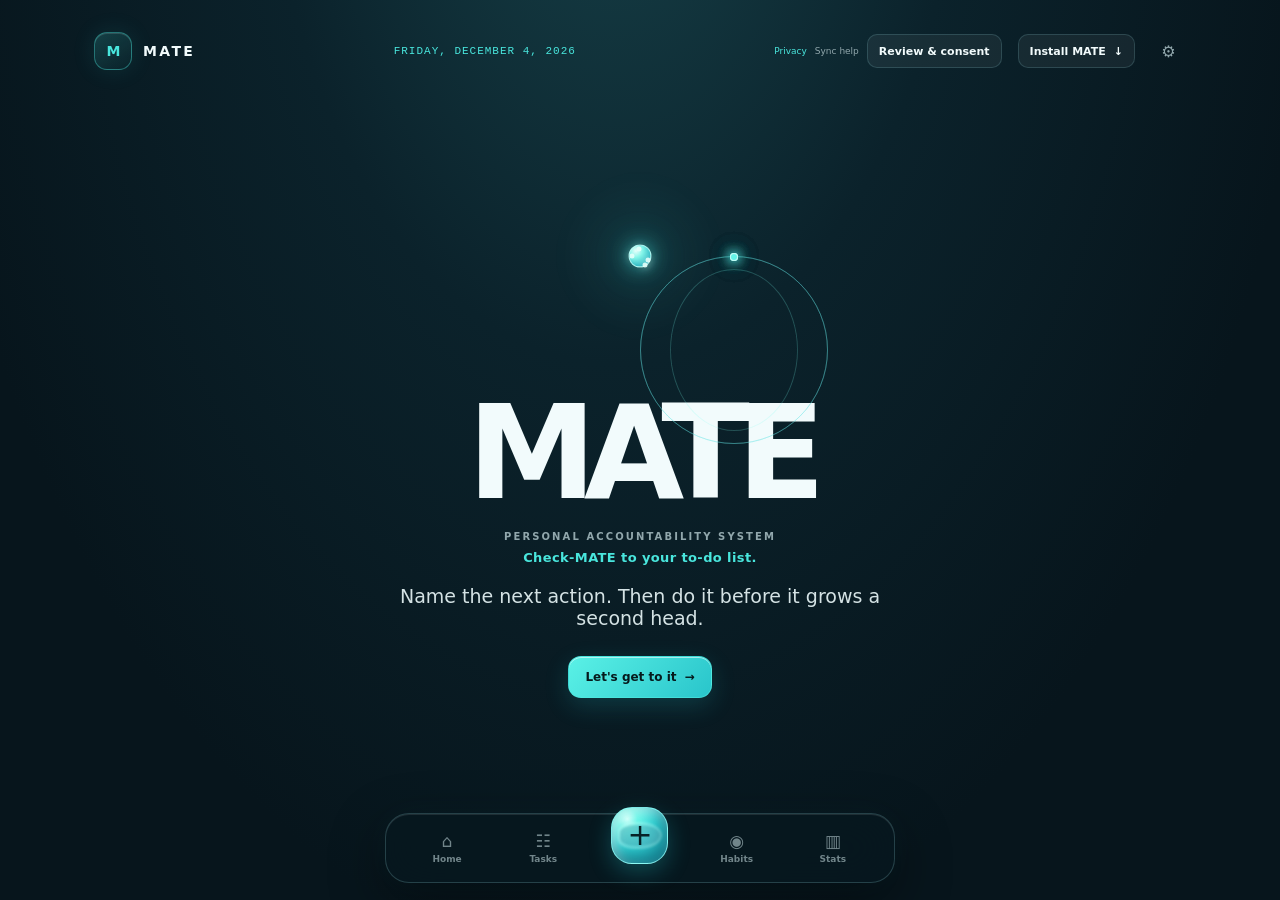
<file: index.html>
<!doctype html>
<html lang="en">
  <head>
    <meta charset="utf-8" />
    <meta name="viewport" content="width=device-width, initial-scale=1, viewport-fit=cover" />
    <meta name="theme-color" content="#07151c" />
    <meta name="description" content="MATE — Personal Accountability System. Check-MATE to your to-do list." />
    <meta name="mobile-web-app-capable" content="yes" />
    <title>Personal Accountability System</title>
    <link rel="manifest" href="./manifest.webmanifest" />
    <link rel="icon" href="./icons/mate-192.svg" type="image/svg+xml" />
    <link rel="stylesheet" href="./styles.css" />
    <script defer src="src/firebase-config.js"></script>
    <script defer src="src/privacy-config.js"></script>
    <script defer src="src/data.js"></script>
    <script defer src="src/i18n.js"></script>
    <script defer src="src/matt.js"></script>
    <script defer src="src/analytics.js"></script>
    <script defer src="src/cloud-sync.js"></script>
    <script defer src="src/screens.js"></script>
    <script defer src="src/app.js"></script>
  </head>
  <body>
    <div class="ambient ambient-one" aria-hidden="true"></div>
    <div class="ambient ambient-two" aria-hidden="true"></div>
    <div class="grain" aria-hidden="true"></div>
    <div id="app" class="app-shell"></div>
    <nav id="bottom-nav" class="bottom-nav" aria-label="Main navigation"></nav>
    <div id="modal-root"></div>
    <div id="toast-region" class="toast-region" aria-live="polite" aria-atomic="true"></div>
  </body>
</html>
</file>
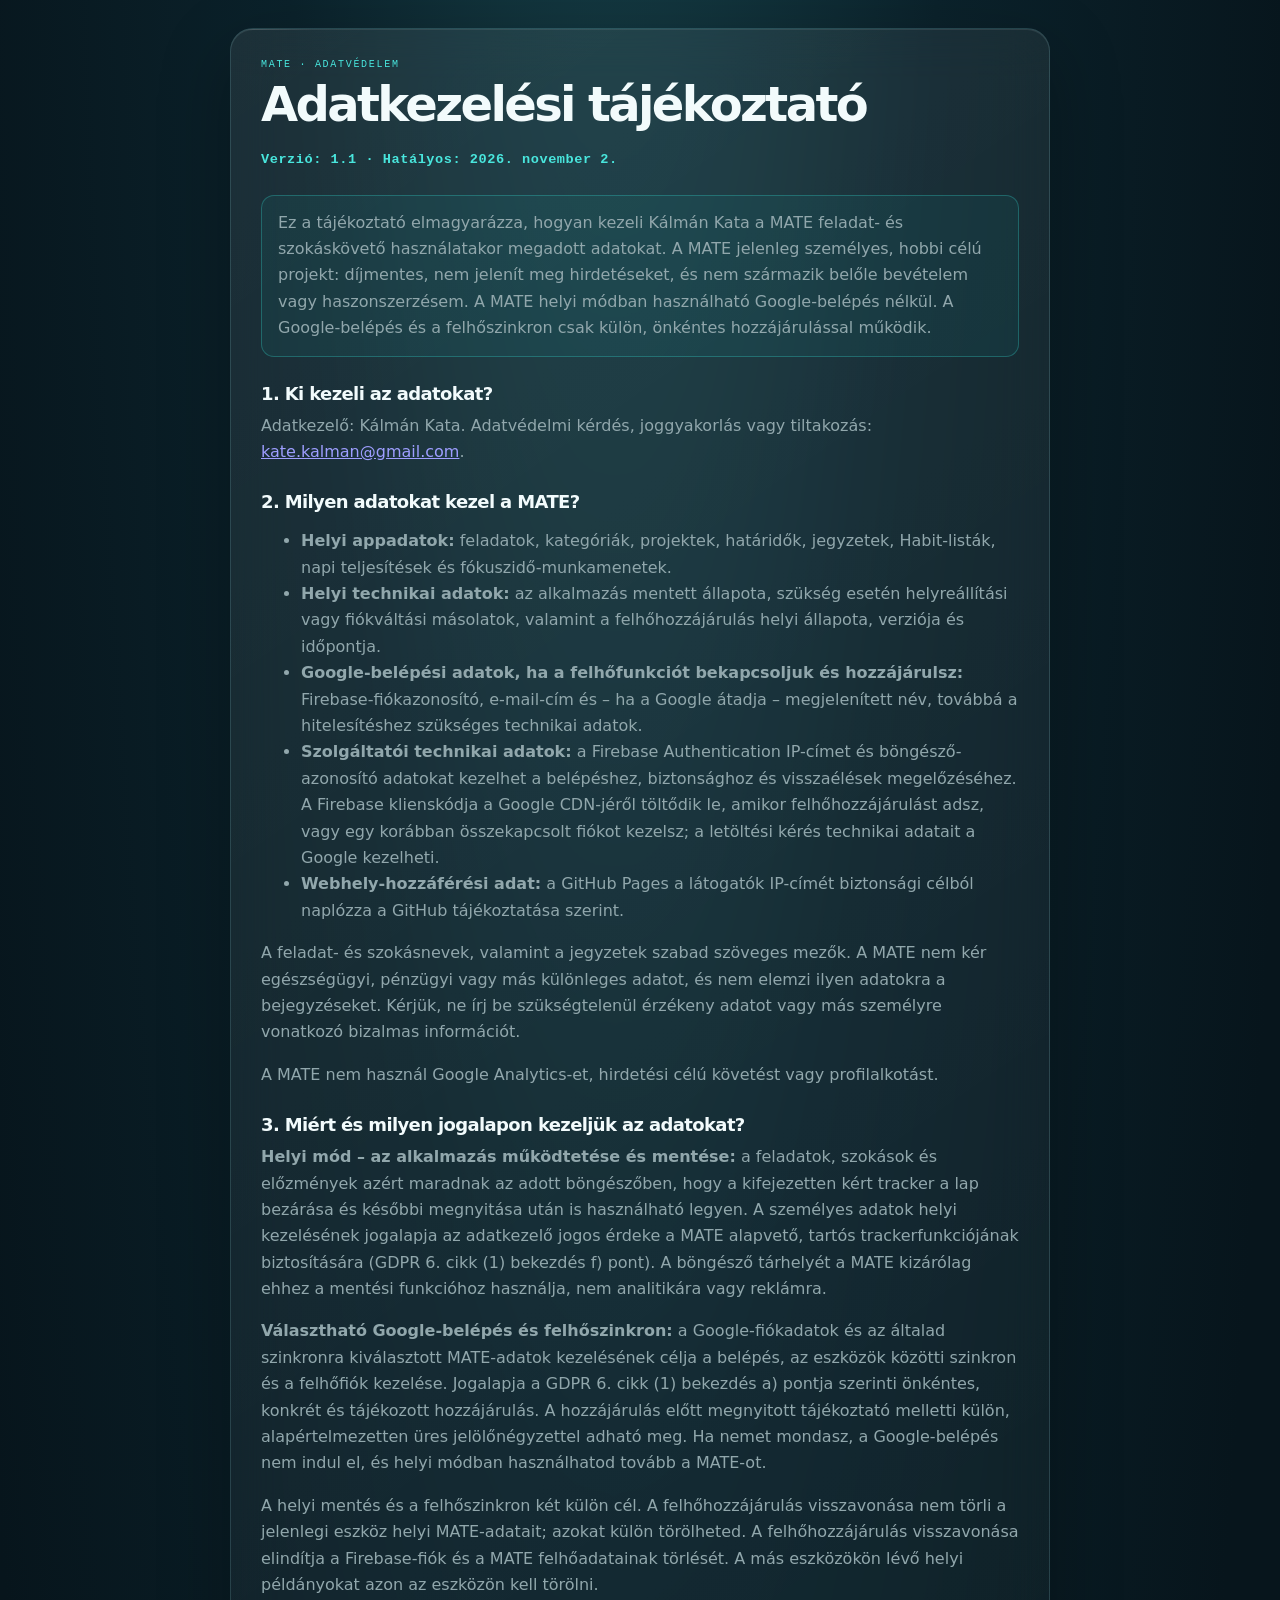
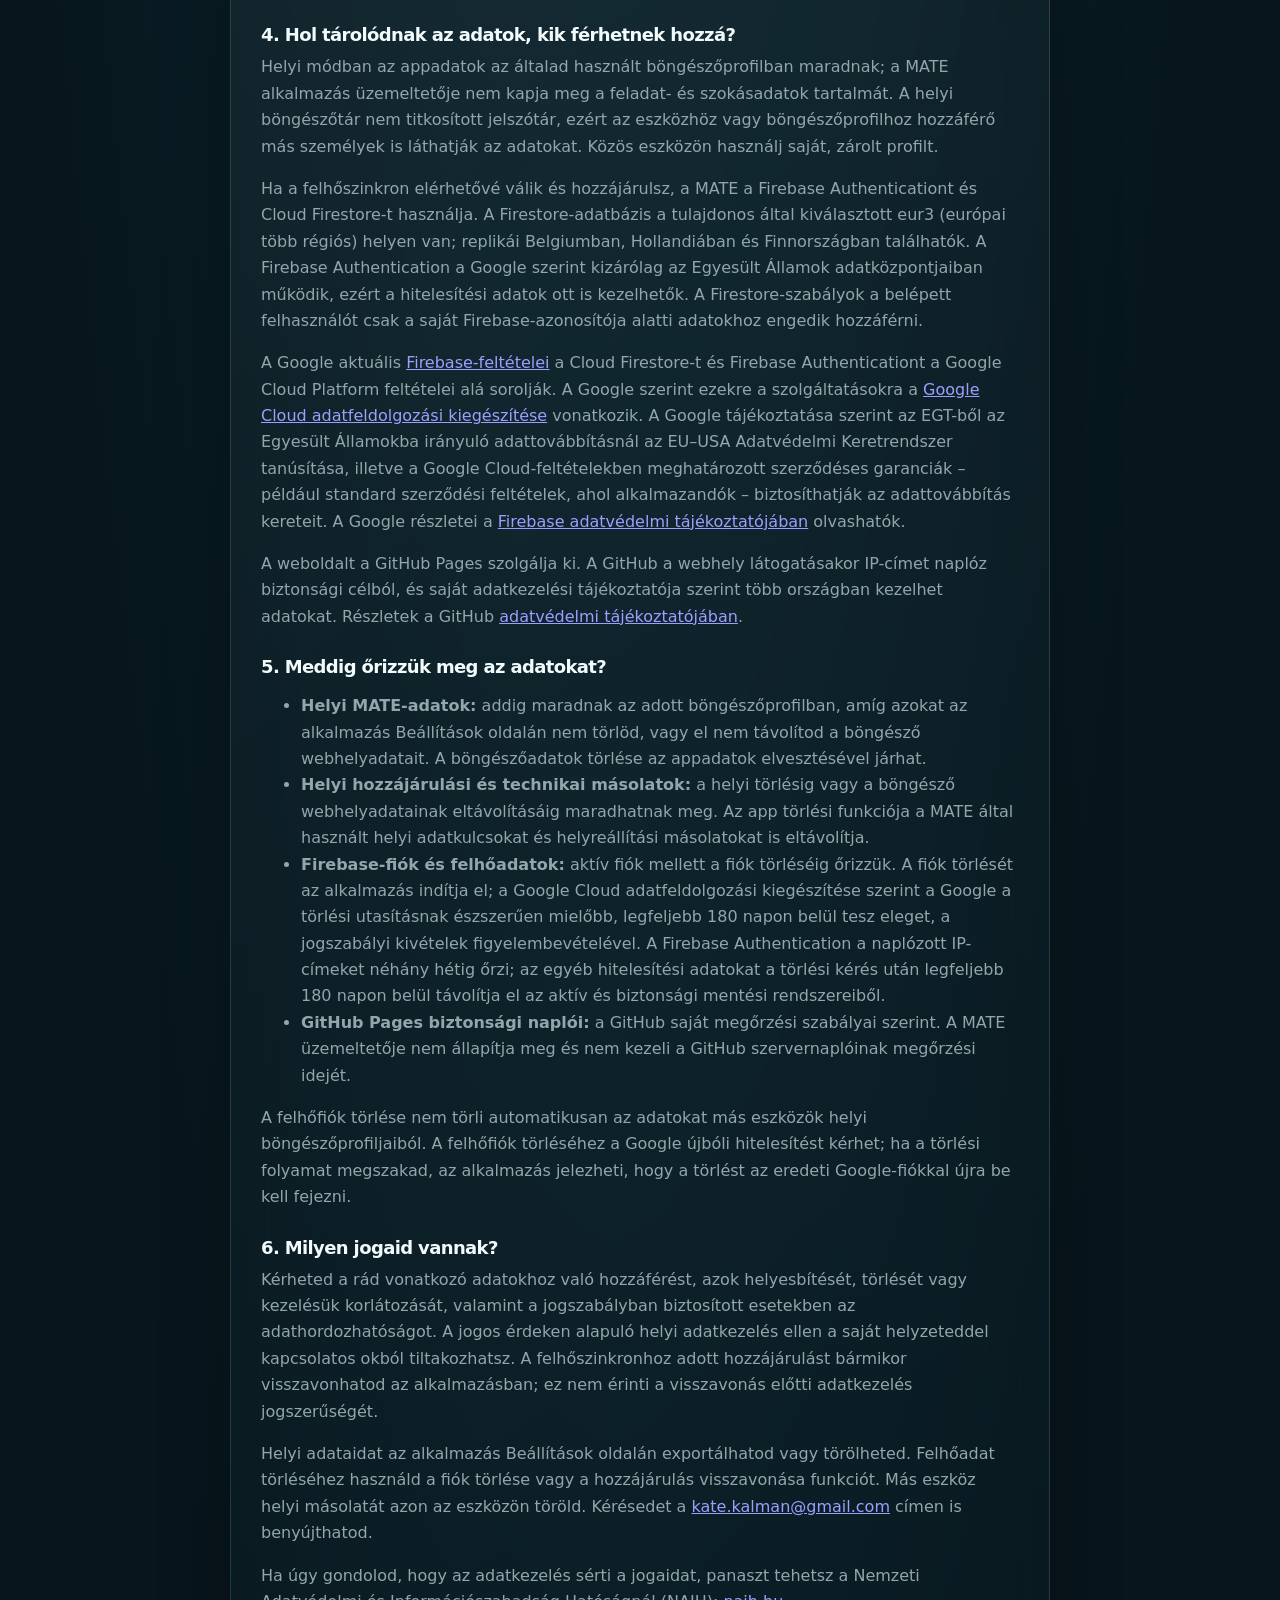
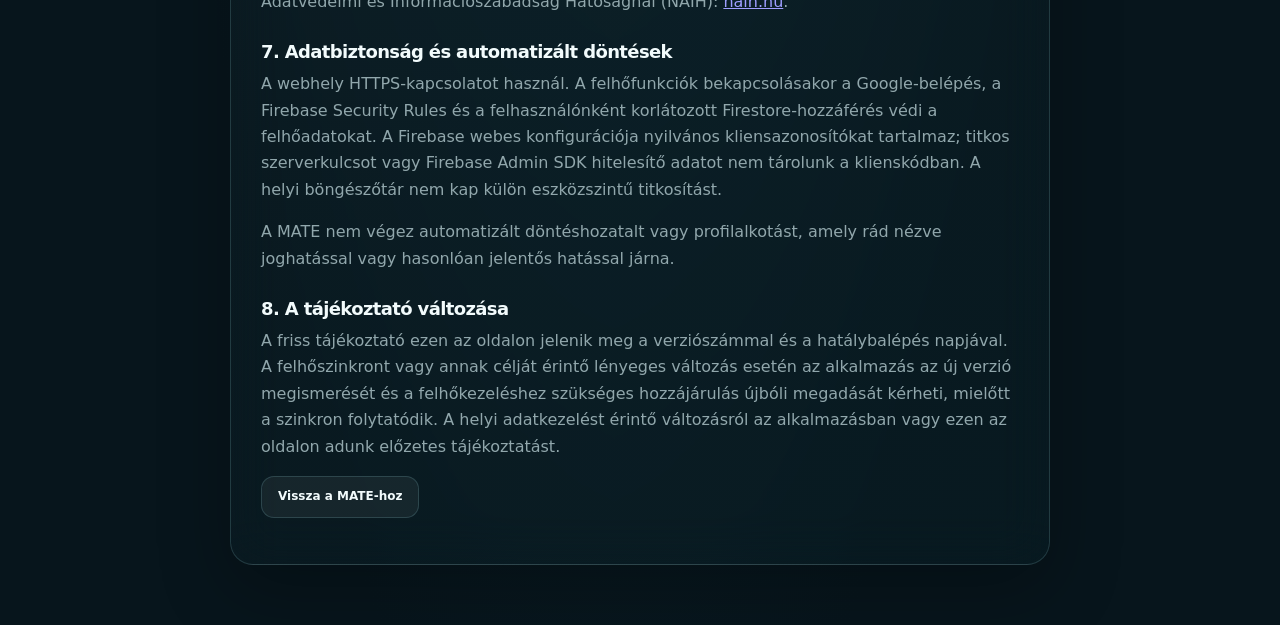
<file: privacy.html>
<!doctype html>
<html lang="hu">
<head>
  <meta charset="utf-8" />
  <meta name="viewport" content="width=device-width, initial-scale=1" />
  <meta name="theme-color" content="#07151c" />
  <title>MATE – Adatkezelési tájékoztató</title>
  <link rel="stylesheet" href="./styles.css" />
  <style>
    body { padding: 28px 18px 60px; }
    main { width: min(820px, 100%); margin: 0 auto; padding: 30px; }
    h1 { margin-bottom: 18px; }
    h2 { margin: 26px 0 9px; }
    p, li { color: var(--muted); line-height: 1.65; }
    .meta { margin: 0 0 24px; color: var(--aqua); font: 600 .85rem/1.6 ui-monospace, monospace; letter-spacing: .04em; }
    .notice { padding: 14px 16px; border: 1px solid rgba(55,225,215,.28); border-radius: 13px; background: rgba(30,180,180,.08); }
    code { color: var(--aqua); }
  </style>
</head>
<body>
  <main class="glass">
    <span class="eyebrow">MATE · ADATVÉDELEM</span>
    <h1>Adatkezelési tájékoztató</h1>
    <p class="meta">Verzió: 1.1 · Hatályos: 2026. november 2.</p>
    <p class="notice">Ez a tájékoztató elmagyarázza, hogyan kezeli Kálmán Kata a MATE feladat- és szokáskövető használatakor megadott adatokat. A MATE jelenleg személyes, hobbi célú projekt: díjmentes, nem jelenít meg hirdetéseket, és nem származik belőle bevételem vagy haszonszerzésem. A MATE helyi módban használható Google-belépés nélkül. A Google-belépés és a felhőszinkron csak külön, önkéntes hozzájárulással működik.</p>

    <h2>1. Ki kezeli az adatokat?</h2>
    <p>Adatkezelő: Kálmán Kata. Adatvédelmi kérdés, joggyakorlás vagy tiltakozás: <a href="mailto:kate.kalman@gmail.com">kate.kalman@gmail.com</a>.</p>

    <h2>2. Milyen adatokat kezel a MATE?</h2>
    <ul>
      <li><strong>Helyi appadatok:</strong> feladatok, kategóriák, projektek, határidők, jegyzetek, Habit-listák, napi teljesítések és fókuszidő-munkamenetek.</li>
      <li><strong>Helyi technikai adatok:</strong> az alkalmazás mentett állapota, szükség esetén helyreállítási vagy fiókváltási másolatok, valamint a felhőhozzájárulás helyi állapota, verziója és időpontja.</li>
      <li><strong>Google-belépési adatok, ha a felhőfunkciót bekapcsoljuk és hozzájárulsz:</strong> Firebase-fiókazonosító, e-mail-cím és – ha a Google átadja – megjelenített név, továbbá a hitelesítéshez szükséges technikai adatok.</li>
      <li><strong>Szolgáltatói technikai adatok:</strong> a Firebase Authentication IP-címet és böngésző-azonosító adatokat kezelhet a belépéshez, biztonsághoz és visszaélések megelőzéséhez. A Firebase klienskódja a Google CDN-jéről töltődik le, amikor felhőhozzájárulást adsz, vagy egy korábban összekapcsolt fiókot kezelsz; a letöltési kérés technikai adatait a Google kezelheti.</li>
      <li><strong>Webhely-hozzáférési adat:</strong> a GitHub Pages a látogatók IP-címét biztonsági célból naplózza a GitHub tájékoztatása szerint.</li>
    </ul>
    <p>A feladat- és szokásnevek, valamint a jegyzetek szabad szöveges mezők. A MATE nem kér egészségügyi, pénzügyi vagy más különleges adatot, és nem elemzi ilyen adatokra a bejegyzéseket. Kérjük, ne írj be szükségtelenül érzékeny adatot vagy más személyre vonatkozó bizalmas információt.</p>
    <p>A MATE nem használ Google Analytics-et, hirdetési célú követést vagy profilalkotást.</p>

    <h2>3. Miért és milyen jogalapon kezeljük az adatokat?</h2>
    <p><strong>Helyi mód – az alkalmazás működtetése és mentése:</strong> a feladatok, szokások és előzmények azért maradnak az adott böngészőben, hogy a kifejezetten kért tracker a lap bezárása és későbbi megnyitása után is használható legyen. A személyes adatok helyi kezelésének jogalapja az adatkezelő jogos érdeke a MATE alapvető, tartós trackerfunkciójának biztosítására (GDPR 6. cikk (1) bekezdés f) pont). A böngésző tárhelyét a MATE kizárólag ehhez a mentési funkcióhoz használja, nem analitikára vagy reklámra.</p>
    <p><strong>Választható Google-belépés és felhőszinkron:</strong> a Google-fiókadatok és az általad szinkronra kiválasztott MATE-adatok kezelésének célja a belépés, az eszközök közötti szinkron és a felhőfiók kezelése. Jogalapja a GDPR 6. cikk (1) bekezdés a) pontja szerinti önkéntes, konkrét és tájékozott hozzájárulás. A hozzájárulás előtt megnyitott tájékoztató melletti külön, alapértelmezetten üres jelölőnégyzettel adható meg. Ha nemet mondasz, a Google-belépés nem indul el, és helyi módban használhatod tovább a MATE-ot.</p>
    <p>A helyi mentés és a felhőszinkron két külön cél. A felhőhozzájárulás visszavonása nem törli a jelenlegi eszköz helyi MATE-adatait; azokat külön törölheted. A felhőhozzájárulás visszavonása elindítja a Firebase-fiók és a MATE felhőadatainak törlését. A más eszközökön lévő helyi példányokat azon az eszközön kell törölni.</p>

    <h2>4. Hol tárolódnak az adatok, kik férhetnek hozzá?</h2>
    <p>Helyi módban az appadatok az általad használt böngészőprofilban maradnak; a MATE alkalmazás üzemeltetője nem kapja meg a feladat- és szokásadatok tartalmát. A helyi böngészőtár nem titkosított jelszótár, ezért az eszközhöz vagy böngészőprofilhoz hozzáférő más személyek is láthatják az adatokat. Közös eszközön használj saját, zárolt profilt.</p>
    <p>Ha a felhőszinkron elérhetővé válik és hozzájárulsz, a MATE a Firebase Authenticationt és Cloud Firestore-t használja. A Firestore-adatbázis a tulajdonos által kiválasztott eur3 (európai több régiós) helyen van; replikái Belgiumban, Hollandiában és Finnországban találhatók. A Firebase Authentication a Google szerint kizárólag az Egyesült Államok adatközpontjaiban működik, ezért a hitelesítési adatok ott is kezelhetők. A Firestore-szabályok a belépett felhasználót csak a saját Firebase-azonosítója alatti adatokhoz engedik hozzáférni.</p>
    <p>A Google aktuális <a href="https://firebase.google.com/terms" target="_blank" rel="noopener noreferrer">Firebase-feltételei</a> a Cloud Firestore-t és Firebase Authenticationt a Google Cloud Platform feltételei alá sorolják. A Google szerint ezekre a szolgáltatásokra a <a href="https://cloud.google.com/terms/data-processing-addendum" target="_blank" rel="noopener noreferrer">Google Cloud adatfeldolgozási kiegészítése</a> vonatkozik. A Google tájékoztatása szerint az EGT-ből az Egyesült Államokba irányuló adattovábbításnál az EU–USA Adatvédelmi Keretrendszer tanúsítása, illetve a Google Cloud-feltételekben meghatározott szerződéses garanciák – például standard szerződési feltételek, ahol alkalmazandók – biztosíthatják az adattovábbítás kereteit. A Google részletei a <a href="https://firebase.google.com/support/privacy" target="_blank" rel="noopener noreferrer">Firebase adatvédelmi tájékoztatójában</a> olvashatók.</p>
    <p>A weboldalt a GitHub Pages szolgálja ki. A GitHub a webhely látogatásakor IP-címet naplóz biztonsági célból, és saját adatkezelési tájékoztatója szerint több országban kezelhet adatokat. Részletek a GitHub <a href="https://docs.github.com/en/site-policy/privacy-policies/github-general-privacy-statement" target="_blank" rel="noopener noreferrer">adatvédelmi tájékoztatójában</a>.</p>

    <h2>5. Meddig őrizzük meg az adatokat?</h2>
    <ul>
      <li><strong>Helyi MATE-adatok:</strong> addig maradnak az adott böngészőprofilban, amíg azokat az alkalmazás Beállítások oldalán nem törlöd, vagy el nem távolítod a böngésző webhelyadatait. A böngészőadatok törlése az appadatok elvesztésével járhat.</li>
      <li><strong>Helyi hozzájárulási és technikai másolatok:</strong> a helyi törlésig vagy a böngésző webhelyadatainak eltávolításáig maradhatnak meg. Az app törlési funkciója a MATE által használt helyi adatkulcsokat és helyreállítási másolatokat is eltávolítja.</li>
      <li><strong>Firebase-fiók és felhőadatok:</strong> aktív fiók mellett a fiók törléséig őrizzük. A fiók törlését az alkalmazás indítja el; a Google Cloud adatfeldolgozási kiegészítése szerint a Google a törlési utasításnak észszerűen mielőbb, legfeljebb 180 napon belül tesz eleget, a jogszabályi kivételek figyelembevételével. A Firebase Authentication a naplózott IP-címeket néhány hétig őrzi; az egyéb hitelesítési adatokat a törlési kérés után legfeljebb 180 napon belül távolítja el az aktív és biztonsági mentési rendszereiből.</li>
      <li><strong>GitHub Pages biztonsági naplói:</strong> a GitHub saját megőrzési szabályai szerint. A MATE üzemeltetője nem állapítja meg és nem kezeli a GitHub szervernaplóinak megőrzési idejét.</li>
    </ul>
    <p>A felhőfiók törlése nem törli automatikusan az adatokat más eszközök helyi böngészőprofiljaiból. A felhőfiók törléséhez a Google újbóli hitelesítést kérhet; ha a törlési folyamat megszakad, az alkalmazás jelezheti, hogy a törlést az eredeti Google-fiókkal újra be kell fejezni.</p>

    <h2>6. Milyen jogaid vannak?</h2>
    <p>Kérheted a rád vonatkozó adatokhoz való hozzáférést, azok helyesbítését, törlését vagy kezelésük korlátozását, valamint a jogszabályban biztosított esetekben az adathordozhatóságot. A jogos érdeken alapuló helyi adatkezelés ellen a saját helyzeteddel kapcsolatos okból tiltakozhatsz. A felhőszinkronhoz adott hozzájárulást bármikor visszavonhatod az alkalmazásban; ez nem érinti a visszavonás előtti adatkezelés jogszerűségét.</p>
    <p>Helyi adataidat az alkalmazás Beállítások oldalán exportálhatod vagy törölheted. Felhőadat törléséhez használd a fiók törlése vagy a hozzájárulás visszavonása funkciót. Más eszköz helyi másolatát azon az eszközön töröld. Kérésedet a <a href="mailto:kate.kalman@gmail.com">kate.kalman@gmail.com</a> címen is benyújthatod.</p>
    <p>Ha úgy gondolod, hogy az adatkezelés sérti a jogaidat, panaszt tehetsz a Nemzeti Adatvédelmi és Információszabadság Hatóságnál (NAIH): <a href="https://www.naih.hu/" target="_blank" rel="noopener noreferrer">naih.hu</a>.</p>

    <h2>7. Adatbiztonság és automatizált döntések</h2>
    <p>A webhely HTTPS-kapcsolatot használ. A felhőfunkciók bekapcsolásakor a Google-belépés, a Firebase Security Rules és a felhasználónként korlátozott Firestore-hozzáférés védi a felhőadatokat. A Firebase webes konfigurációja nyilvános kliensazonosítókat tartalmaz; titkos szerverkulcsot vagy Firebase Admin SDK hitelesítő adatot nem tárolunk a klienskódban. A helyi böngészőtár nem kap külön eszközszintű titkosítást.</p>
    <p>A MATE nem végez automatizált döntéshozatalt vagy profilalkotást, amely rád nézve joghatással vagy hasonlóan jelentős hatással járna.</p>

    <h2>8. A tájékoztató változása</h2>
    <p>A friss tájékoztató ezen az oldalon jelenik meg a verziószámmal és a hatálybalépés napjával. A felhőszinkront vagy annak célját érintő lényeges változás esetén az alkalmazás az új verzió megismerését és a felhőkezeléshez szükséges hozzájárulás újbóli megadását kérheti, mielőtt a szinkron folytatódik. A helyi adatkezelést érintő változásról az alkalmazásban vagy ezen az oldalon adunk előzetes tájékoztatást.</p>

    <p><a class="button" href="./index.html">Vissza a MATE-hoz</a></p>
  </main>
</body>
</html>
</file>
<file: styles.css>
:root {
  color-scheme: dark;
  --bg: #07151c;
  --bg-raised: #0b2029;
  --glass: rgba(255,255,255,.055);
  --glass-strong: rgba(255,255,255,.085);
  --border: rgba(160,235,240,.16);
  --border-bright: rgba(73,230,221,.34);
  --aqua: #49e6dd;
  --aqua-deep: #24b8c4;
  --emerald: #39d98a;
  --text: #f2fbfc;
  --muted: #91a7ac;
  --dim: #60767c;
  --danger: #ff7f7f;
  --shadow: 0 24px 70px rgba(0,0,0,.28);
  font-family: 'Segoe UI', system-ui, sans-serif;
  font-synthesis: none;
  text-rendering: optimizeLegibility;
  -webkit-font-smoothing: antialiased;
}

* { box-sizing: border-box; }
html { min-width: 320px; background: var(--bg); scroll-behavior: smooth; }
body { min-width: 320px; min-height: 100vh; margin: 0; overflow-x: hidden; color: var(--text); background: radial-gradient(ellipse at 48% -25%, #17424a 0, #0b222b 37%, var(--bg) 75%); }
button, input, select, textarea { font: inherit; }
button { color: inherit; }
button:focus-visible, input:focus-visible, select:focus-visible, textarea:focus-visible, a:focus-visible { outline: 2px solid var(--aqua); outline-offset: 3px; }
::selection { color: #061a1c; background: var(--aqua); }

.ambient { position: fixed; z-index: -2; width: 34rem; height: 34rem; border-radius: 50%; filter: blur(95px); opacity: .14; pointer-events: none; animation: drift 22s ease-in-out infinite alternate; }
.ambient-one { top: -18rem; left: -11rem; background: #20bfc2; }
.ambient-two { right: -18rem; bottom: 3rem; background: #147a89; animation-delay: -8s; }
.grain { position: fixed; z-index: -1; inset: 0; pointer-events: none; opacity: .13; background-image: url("data:image/svg+xml,%3Csvg viewBox='0 0 180 180' xmlns='http://www.w3.org/2000/svg'%3E%3Cfilter id='n'%3E%3CfeTurbulence type='fractalNoise' baseFrequency='.8' numOctaves='3' stitchTiles='stitch'/%3E%3C/filter%3E%3Crect width='100%25' height='100%25' filter='url(%23n)' opacity='.16'/%3E%3C/svg%3E"); }
@keyframes drift { to { transform: translate(4rem, 2rem) scale(1.08); } }
@keyframes rise { from { opacity: 0; transform: translateY(12px); } to { opacity: 1; transform: translateY(0); } }
@keyframes liquid { 0%,100% { transform: translate(-50%,-50%) rotate(0) scale(1); } 50% { transform: translate(-45%,-55%) rotate(180deg) scale(1.12); } }
@keyframes sheen { 0% { transform: translateX(-130%) rotate(20deg); } 100% { transform: translateX(180%) rotate(20deg); } }
@keyframes orbit-one { from { transform: translate(-50%,-50%) rotate(8deg) scaleY(.54); } to { transform: translate(-50%,-50%) rotate(368deg) scaleY(.54); } }
@keyframes orbit-two { from { transform: translate(-50%,-50%) rotate(66deg) scaleY(.54); } to { transform: translate(-50%,-50%) rotate(426deg) scaleY(.54); } }
@keyframes orbit-three { from { transform: translate(-50%,-50%) rotate(-53deg) scaleY(.54); } to { transform: translate(-50%,-50%) rotate(307deg) scaleY(.54); } }
@keyframes nucleus-pulse { 0%,100% { opacity: .78; transform: scale(.92); } 50% { opacity: 1; transform: scale(1.08); } }

.app-shell { width: min(1160px, 100%); min-height: 100vh; margin: 0 auto; padding: 32px 34px 138px; animation: rise .4s ease both; }
.topbar { position: relative; z-index: 25; display: flex; align-items: center; justify-content: space-between; margin: 0 0 32px; }
.topbar-menu-wrap { position: relative; display: flex; align-items: center; }
.topbar-menu { display: flex; align-items: center; gap: 16px; }
.topbar .mobile-menu-toggle { display: none; }
.menu-settings-label { display: none; }
.brand { display: inline-flex; align-items: center; gap: 11px; color: var(--text); text-decoration: none; }
.brand-mark { display: grid; width: 38px; height: 38px; place-items: center; border: 1px solid rgba(73,230,221,.4); border-radius: 13px; color: var(--aqua); background: linear-gradient(145deg, rgba(73,230,221,.19), rgba(36,184,196,.04)); box-shadow: inset 0 1px rgba(255,255,255,.13), 0 0 24px rgba(73,230,221,.1); font-size: 14px; font-weight: 800; letter-spacing: -.08em; }
.brand-name { font-size: 14px; font-weight: 800; letter-spacing: .17em; }
.top-date, .eyebrow, .mono { font-family: Consolas, 'Courier New', monospace; }
.top-date { color: var(--aqua); font-size: 11px; letter-spacing: .09em; text-transform: uppercase; }
.tone-settings { display: grid; gap: 18px; max-width: 780px; }
.matt-about { max-width: 780px; margin: 0 0 16px; padding: 17px 20px; }
.matt-about summary { color: var(--aqua); font-size: 14px; font-weight: 700; cursor: pointer; }
.matt-about summary:focus-visible { outline: 2px solid var(--aqua); outline-offset: 4px; border-radius: 3px; }
.matt-about p { margin: 13px 0 0; color: var(--muted); font-size: 13px; line-height: 1.65; }
.tone-setting { display: grid; gap: 10px; padding: 18px; border: 1px solid var(--border); border-radius: 16px; background: rgba(255,255,255,.025); }
.tone-setting-head { display: flex; align-items: center; justify-content: space-between; gap: 12px; }
.tone-setting-head label { color: var(--text); font-size: 14px; font-weight: 700; }
.tone-setting-head output { color: var(--aqua); font-family: Consolas, 'Courier New', monospace; font-size: 12px; }
.tone-setting-help { margin: 0; color: var(--muted); font-size: 12px; line-height: 1.5; }
.tone-slider { width: 100%; min-height: 24px; margin: 0; padding: 0; accent-color: var(--aqua); cursor: pointer; }
.matt-tone-preview { padding-top: 18px; border-top: 1px solid var(--border); }
.matt-tone-preview p { margin: 0 0 9px; font-size: 17px; line-height: 1.5; }
.matt-congrats-card { width: min(440px, calc(100vw - 32px)); padding: 30px; text-align: center; }
.matt-congrats-card .eyebrow { text-align: center; }
.matt-congrats-card h2 { font-size: 23px; }
.matt-congrats-copy { margin: 18px 0 24px; font-size: 17px; line-height: 1.5; }
.modal-card.matt-congrats-card .actions { justify-content: center; }
.page-heading { display: flex; align-items: end; justify-content: space-between; gap: 24px; margin-bottom: 25px; }
.eyebrow { display: block; margin-bottom: 9px; color: var(--aqua); font-size: 10px; letter-spacing: .17em; text-transform: uppercase; }
h1, h2, h3, p { margin-top: 0; }
h1 { margin-bottom: 0; font-size: clamp(30px, 5vw, 48px); line-height: 1.08; letter-spacing: -.055em; }
h2 { margin-bottom: 0; font-size: 18px; letter-spacing: -.035em; }
h3 { margin-bottom: 8px; font-size: 14px; }
.muted { color: var(--muted); }
.small { font-size: 12px; }
.subheading { max-width: 630px; margin: 9px 0 0; color: var(--muted); font-size: 13px; line-height: 1.65; }

.glass { position: relative; overflow: hidden; border: 1px solid var(--border); border-radius: 23px; background: linear-gradient(145deg, rgba(255,255,255,.075), rgba(255,255,255,.025) 56%, rgba(73,230,221,.025)); box-shadow: var(--shadow), inset 0 1px rgba(255,255,255,.09); backdrop-filter: blur(24px); -webkit-backdrop-filter: blur(24px); }
.glass::before { position: absolute; top: 0; left: -35%; width: 45%; height: 1px; content: ''; background: linear-gradient(90deg, transparent, rgba(255,255,255,.35), transparent); transform: rotate(0); pointer-events: none; }
.panel { padding: 23px; }
.panel-title { display: flex; align-items: center; justify-content: space-between; gap: 12px; margin-bottom: 17px; }
.panel-title h2 { font-size: 15px; }
.grid { display: grid; gap: 16px; }
.grid-2 { grid-template-columns: repeat(2, minmax(0,1fr)); }
.grid-3 { grid-template-columns: repeat(3, minmax(0,1fr)); }
.grid-4 { grid-template-columns: repeat(4, minmax(0,1fr)); }
.dashboard-grid { grid-template-columns: 1.2fr .8fr; align-items: stretch; }
.stack { display: grid; gap: 16px; }
.stat-card { min-height: 132px; padding: 20px; }
.stat-label { color: var(--muted); font-size: 11px; }
.stat-number { margin: 10px 0 4px; font-size: clamp(27px, 4vw, 39px); font-weight: 700; letter-spacing: -.065em; line-height: 1; }
.stat-note { color: var(--dim); font-size: 11px; }
.stat-icon { float: right; color: var(--aqua); font-size: 16px; }
.greeting-card { min-height: 215px; padding: 28px; }
.greeting-card::after { position: absolute; top: -80px; right: -55px; width: 230px; height: 230px; border: 1px solid rgba(73,230,221,.12); border-radius: 50%; content: ''; box-shadow: 0 0 0 26px rgba(73,230,221,.018), 0 0 0 56px rgba(73,230,221,.012); pointer-events: none; }
.greeting-copy { max-width: 600px; margin: 17px 0 21px; font-size: clamp(21px,3vw,29px); font-weight: 600; line-height: 1.35; letter-spacing: -.04em; }
.tagline { color: var(--aqua); font-size: 11px; font-weight: 700; letter-spacing: .03em; }
.progress-track { height: 7px; overflow: hidden; border-radius: 99px; background: rgba(255,255,255,.08); }
.progress-fill { height: 100%; border-radius: inherit; background: linear-gradient(90deg, var(--aqua-deep), var(--aqua)); box-shadow: 0 0 18px rgba(73,230,221,.35); transition: width .5s ease; }
.progress-fill.green { background: linear-gradient(90deg,#169f68,var(--emerald)); box-shadow: 0 0 18px rgba(57,217,138,.3); }
.progress-meta { display: flex; justify-content: space-between; margin-top: 9px; color: var(--muted); font-size: 11px; }
.circle-progress { display: grid; width: 82px; height: 82px; flex: 0 0 auto; place-items: center; border-radius: 50%; background: conic-gradient(var(--aqua) var(--progress), rgba(255,255,255,.08) 0); box-shadow: 0 0 24px rgba(73,230,221,.12); }
.circle-progress::before { grid-area: 1/1; width: 66px; height: 66px; border-radius: 50%; content: ''; background: #102932; }
.circle-progress span { z-index: 1; grid-area: 1/1; font-size: 13px; font-weight: 700; }
.progress-row { display: flex; align-items: center; gap: 20px; }

.button { display: inline-flex; min-height: 42px; align-items: center; justify-content: center; gap: 8px; padding: 0 16px; border: 1px solid var(--border); border-radius: 13px; color: var(--text); background: rgba(255,255,255,.055); cursor: pointer; text-decoration: none; font-size: 12px; font-weight: 700; transition: transform .2s, background .2s, box-shadow .2s, border-color .2s; }
.button:hover { transform: translateY(-2px); border-color: var(--border-bright); background: rgba(73,230,221,.1); box-shadow: 0 8px 24px rgba(0,0,0,.16), 0 0 18px rgba(73,230,221,.08); }
.button.primary { border-color: rgba(73,230,221,.55); color: #061a1c; background: linear-gradient(130deg, #5af1e6, #29c5cb); box-shadow: 0 8px 25px rgba(36,184,196,.2), inset 0 1px rgba(255,255,255,.55); }
.button.primary:hover { background: linear-gradient(130deg,#8ffff0,#3bd7dc); box-shadow: 0 10px 30px rgba(36,184,196,.3); }
.button:disabled { opacity: .45; cursor: not-allowed; transform: none; box-shadow: none; }
.button.danger { color: var(--danger); border-color: rgba(255,127,127,.2); }
.button.small-button { min-height: 34px; padding: 0 11px; border-radius: 10px; font-size: 11px; }
.icon-button { display: inline-grid; width: 35px; height: 35px; place-items: center; border: 1px solid transparent; border-radius: 11px; color: var(--muted); background: transparent; cursor: pointer; transition: .2s; }
.icon-button:hover { color: var(--aqua); border-color: var(--border); background: rgba(255,255,255,.05); }
.actions { display: flex; flex-wrap: wrap; align-items: center; gap: 9px; }
.link-button { padding: 4px; border: 0; color: var(--aqua); background: none; cursor: pointer; font-size: 11px; font-weight: 700; }

.task-list, .habit-list { display: grid; gap: 11px; }
.task-card { display: flex; align-items: flex-start; gap: 13px; padding: 16px; border: 1px solid var(--border); border-radius: 17px; background: linear-gradient(140deg,rgba(255,255,255,.065),rgba(255,255,255,.022)); box-shadow: inset 0 1px rgba(255,255,255,.06); transition: transform .2s, border-color .2s, box-shadow .2s; }
.task-card:hover { transform: translateY(-2px); border-color: rgba(73,230,221,.3); box-shadow: 0 12px 25px rgba(0,0,0,.12), 0 0 20px rgba(73,230,221,.05); }
.task-card.completed { border-color: rgba(57,217,138,.42); background: linear-gradient(135deg,rgba(57,217,138,.18),rgba(57,217,138,.075) 70%,rgba(255,255,255,.035)); box-shadow: 0 0 25px rgba(57,217,138,.075), inset 0 1px rgba(194,255,222,.12); }
.task-card.priority-urgent { border-color: rgba(255,91,101,.68); box-shadow: 0 0 17px rgba(255,65,78,.12),inset 0 1px rgba(255,205,207,.1); }
.task-card.priority-high { border-color: rgba(255,157,69,.66); box-shadow: 0 0 17px rgba(255,137,42,.11),inset 0 1px rgba(255,223,194,.09); }
.task-card.priority-medium { border-color: rgba(244,203,72,.62); box-shadow: 0 0 17px rgba(244,197,54,.095),inset 0 1px rgba(255,244,190,.08); }
.task-card.priority-urgent:hover { border-color: rgba(255,115,123,.9); box-shadow: 0 12px 25px rgba(0,0,0,.12),0 0 27px rgba(255,65,78,.2); }
.task-card.priority-high:hover { border-color: rgba(255,180,104,.9); box-shadow: 0 12px 25px rgba(0,0,0,.12),0 0 27px rgba(255,137,42,.19); }
.task-card.priority-medium:hover { border-color: rgba(255,223,104,.9); box-shadow: 0 12px 25px rgba(0,0,0,.12),0 0 27px rgba(244,197,54,.17); }
.task-card.completed { border-color: rgba(57,217,138,.55); background: linear-gradient(135deg,rgba(57,217,138,.18),rgba(57,217,138,.075) 70%,rgba(255,255,255,.035)); box-shadow: 0 0 20px rgba(57,217,138,.1),inset 0 1px rgba(194,255,222,.12); }
.task-card.completed:hover { border-color: rgba(57,217,138,.72); box-shadow: 0 12px 25px rgba(0,0,0,.12),0 0 23px rgba(57,217,138,.15); }
.task-card.completed .badge.priority-urgent, .task-card.completed .badge.priority-high, .task-card.completed .badge.priority-medium { color: var(--muted); border-color: rgba(255,255,255,.09); background: rgba(255,255,255,.045); }
.task-check { display: grid; width: 23px; height: 23px; flex: 0 0 auto; place-items: center; margin-top: 1px; border: 1px solid rgba(160,235,240,.3); border-radius: 8px; color: transparent; background: rgba(255,255,255,.035); cursor: pointer; transition: .2s; }
.task-check:hover { border-color: var(--aqua); }
.completed .task-check { border-color: rgba(57,217,138,.8); color: #062116; background: var(--emerald); box-shadow: 0 0 15px rgba(57,217,138,.25); }
.task-main { min-width: 0; flex: 1; }
.task-name { overflow-wrap: anywhere; margin: 0 0 9px; font-size: 13px; font-weight: 700; }
.completed .task-name { color: #d8ffea; text-decoration: line-through; text-decoration-color: rgba(74,222,128,.62); }
.task-meta { display: flex; flex-wrap: wrap; align-items: center; gap: 6px; color: var(--muted); font-size: 10px; }
.task-actions { display: flex; align-items: center; gap: 5px; }
.badge { display: inline-flex; align-items: center; gap: 4px; padding: 4px 8px; border: 1px solid rgba(255,255,255,.09); border-radius: 99px; color: #b8c9cc; background: rgba(255,255,255,.045); font-size: 9px; font-weight: 700; white-space: nowrap; }
.badge.aqua { color: var(--aqua); border-color: rgba(73,230,221,.17); background: rgba(73,230,221,.06); }
.badge.green { color: #8df0ba; border-color: rgba(57,217,138,.25); background: rgba(57,217,138,.09); }
.badge.priority-urgent { color: #ffb0b5; border-color: rgba(255,91,101,.48); background: rgba(255,65,78,.14); }
.badge.priority-high { color: #ffc083; border-color: rgba(255,157,69,.46); background: rgba(255,137,42,.13); }
.badge.priority-medium { color: #ffe68a; border-color: rgba(244,203,72,.43); background: rgba(244,197,54,.12); }
.timer-active { color: var(--aqua); font-family: Consolas,monospace; font-size: 10px; white-space: nowrap; }
.filter-row { display: flex; gap: 7px; padding: 5px; border: 1px solid var(--border); border-radius: 14px; background: rgba(0,0,0,.15); }
.filter-chip { min-height: 32px; padding: 0 12px; border: 0; border-radius: 10px; color: var(--muted); background: transparent; cursor: pointer; font-size: 11px; font-weight: 700; }
.filter-chip.active { color: var(--aqua); background: rgba(73,230,221,.11); box-shadow: inset 0 0 0 1px rgba(73,230,221,.14); }
.empty-state { padding: 28px 20px; border: 1px dashed rgba(160,235,240,.16); border-radius: 16px; color: var(--muted); text-align: center; }
.empty-symbol { display: grid; width: 43px; height: 43px; place-items: center; margin: 0 auto 13px; border: 1px solid var(--border); border-radius: 15px; color: var(--aqua); background: rgba(73,230,221,.06); font-size: 18px; }
.empty-state p { max-width: 400px; margin: 7px auto 16px; font-size: 12px; line-height: 1.6; }

.habit-row { display: flex; align-items: center; gap: 12px; padding: 14px; border: 1px solid var(--border); border-radius: 15px; background: rgba(255,255,255,.035); transition: .2s; }
.habit-row:hover { border-color: rgba(73,230,221,.3); background: rgba(255,255,255,.055); }
.habit-check { display: grid; width: 25px; height: 25px; flex: 0 0 auto; place-items: center; border: 1px solid rgba(160,235,240,.3); border-radius: 9px; color: transparent; background: rgba(255,255,255,.025); cursor: pointer; }
.habit-check.checked { color: #052115; border-color: var(--emerald); background: var(--emerald); box-shadow: 0 0 16px rgba(57,217,138,.22); }
.habit-name { flex: 1; font-size: 12px; font-weight: 700; }
.habit-row.is-checked .habit-name { color: #a5b9b6; }
.weekly-chart { display: grid; grid-template-columns: repeat(7,minmax(0,1fr)); gap: 12px; min-height: 150px; align-items: end; padding-top: 12px; }
.week-day { display: grid; width: 100%; gap: 7px; justify-items: center; padding: 0; border: 0; color: var(--muted); background: transparent; cursor: pointer; font-size: 10px; text-align: center; }
.week-day:disabled { opacity: .42; cursor: not-allowed; }
.week-day:focus-visible { outline: 2px solid var(--aqua); outline-offset: 4px; border-radius: 12px; }
.bar-track { display: flex; width: min(36px,100%); height: 94px; align-items: end; overflow: hidden; border: 1px solid rgba(160,235,240,.08); border-radius: 10px; background: rgba(255,255,255,.035); }
.bar-fill { width: 100%; min-height: 2px; border-radius: 8px; background: linear-gradient(0deg,var(--aqua-deep),#69f2e8); box-shadow: 0 0 18px rgba(73,230,221,.23); transition: height .5s ease; }
.week-day.today .bar-track { border-color: rgba(73,230,221,.35); box-shadow: 0 0 16px rgba(73,230,221,.07); }
.week-day.today .day-label { color: var(--aqua); font-weight: 800; }
.week-day.selected .bar-track { border-color: var(--aqua); box-shadow: 0 0 18px rgba(73,230,221,.22); }
.week-day.selected .day-label { color: var(--text); font-weight: 800; }
.week-day:not(:disabled):hover .bar-track { border-color: var(--border-bright); }
.day-number { font-size: 9px; }
.glass.panel:has(.habit-week-controls) > .panel-title { flex-wrap: wrap; }
.habit-week-controls { display: flex; flex-wrap: wrap; align-items: center; justify-content: flex-end; gap: 8px; }
.history-hint { margin: -8px 0 5px; color: var(--muted); font-size: 11px; }
.history-date { margin: 6px 0 0; color: var(--muted); font-size: 11px; }
.day-focus-list { display: grid; max-height: 405px; gap: 9px; overflow-y: auto; margin: 0; padding: 0; list-style: none; }
.day-focus-row { display: flex; align-items: center; justify-content: space-between; gap: 14px; padding: 12px 14px; border: 1px solid var(--border); border-radius: 13px; background: rgba(255,255,255,.035); }
.day-focus-meta { display: grid; min-width: 0; gap: 5px; }
.day-focus-meta strong { overflow: hidden; font-size: 12px; text-overflow: ellipsis; white-space: nowrap; }
.day-focus-meta span { color: var(--muted); font-size: 10px; }
.day-focus-duration { flex: 0 0 auto; color: var(--aqua); font-family: Consolas,monospace; font-size: 12px; }
.day-percent { color: var(--text); font-family: Consolas,monospace; font-size: 9px; }
.tooltip-wrap { position: relative; }
.tooltip-wrap:hover::after, .tooltip-wrap:focus-within::after { position: absolute; z-index: 5; bottom: calc(100% + 9px); left: 50%; width: max-content; max-width: 180px; padding: 8px 10px; border: 1px solid var(--border); border-radius: 9px; color: var(--text); background: #10252d; box-shadow: var(--shadow); content: attr(data-tooltip); font-size: 10px; line-height: 1.4; transform: translateX(-50%); }

.form-grid { display: grid; grid-template-columns: repeat(2,minmax(0,1fr)); gap: 15px; }
.field { display: grid; gap: 7px; }
.field.full { grid-column: 1/-1; }
.field label { color: #b9c9cc; font-size: 11px; font-weight: 700; }
.field input, .field select, .field textarea { width: 100%; min-height: 43px; padding: 10px 12px; border: 1px solid rgba(160,235,240,.17); border-radius: 12px; color: var(--text); background: rgba(3,18,23,.56); font-size: 12px; }
.field textarea { min-height: 85px; resize: vertical; }
.field select option { color: var(--text); background: #0b2029; }
.field input::placeholder, .field textarea::placeholder { color: #61777c; }
.form-actions { display: flex; justify-content: flex-end; gap: 9px; margin-top: 20px; }
.form-error { min-height: 17px; margin: 5px 0 0; color: #ff9c8f; font-size: 11px; }
.confirm-card { max-width: 640px; margin: 6vh auto 0; padding: clamp(24px,5vw,44px); text-align: center; }
.confirm-icon { display: grid; width: 64px; height: 64px; place-items: center; margin: 0 auto 20px; border: 1px solid rgba(73,230,221,.4); border-radius: 22px; color: var(--aqua); background: rgba(73,230,221,.09); box-shadow: 0 0 28px rgba(73,230,221,.11); font-size: 26px; }
.confirm-card h1 { margin-bottom: 10px; font-size: clamp(26px,4vw,35px); }
.confirm-card .actions { justify-content: center; margin-top: 24px; }

.welcome { display: grid; min-height: min(68vh,660px); align-content: center; justify-items: center; text-align: center; }
.welcome .brand-mark { width: 60px; height: 60px; margin-bottom: 21px; border-radius: 20px; font-size: 20px; }
.welcome h1 { font-size: clamp(64px,13vw,130px); letter-spacing: -.1em; line-height: .92; }
.welcome .welcome-name { margin: 18px 0 8px; color: var(--muted); font-size: 10px; font-weight: 700; letter-spacing: .21em; text-transform: uppercase; }
.welcome .tagline { margin: 0 0 20px; font-size: 13px; }
.welcome-greeting { max-width: 500px; min-height: 34px; margin: 0 0 27px; color: #d4e2e4; font-size: clamp(15px,2.2vw,19px); }
.welcome-actions { display: flex; flex-wrap: wrap; justify-content: center; gap: 10px; }
.welcome-orbit { position: relative; display: grid; width: 220px; height: 220px; place-items: center; margin: 28px 0; }
.welcome-orbit::before { position: absolute; inset: 28px; border-radius: 50%; content: ''; background: radial-gradient(circle,rgba(73,230,221,.11),rgba(73,230,221,.025) 45%,transparent 72%); filter: blur(8px); }
.atom-scene { position: relative; width: 95%; height: 95%; perspective: 700px; }
.atom-nucleus { position: absolute; top: 50%; left: 50%; display: block; width: 25px; height: 25px; transform: translate(-50%,-50%); animation: nucleus-pulse 5.5s ease-in-out infinite; }
.atom-nucleus::before { position: absolute; inset: 1px; border: 1px solid rgba(195,255,248,.75); border-radius: 50%; content: ''; background: radial-gradient(circle at 30% 25%,#eafffc 0,#7af5e8 32%,#22aebd 78%); box-shadow: 0 0 19px rgba(73,230,221,.65),0 0 42px rgba(36,184,196,.23); }
.atom-nucleus i { position: absolute; z-index: 1; width: 5px; height: 5px; border-radius: 50%; background: rgba(232,255,251,.9); box-shadow: 0 0 8px rgba(232,255,251,.8); }
.atom-nucleus i:nth-child(1) { top: 3px; left: 9px; }.atom-nucleus i:nth-child(2) { top: 10px; left: 2px; }.atom-nucleus i:nth-child(3) { top: 14px; right: 2px; }.atom-nucleus i:nth-child(4) { right: 5px; bottom: 1px; }
.atom-orbit { position: absolute; top: 50%; left: 50%; width: 90%; height: 90%; border: 1px solid rgba(100,226,224,.21); border-radius: 50%; transform-origin: center; }
.atom-orbit::before { position: absolute; inset: 12px 29px; border: 1px solid rgba(133,247,239,.08); border-radius: 50%; content: ''; }
.atom-orbit i { position: absolute; top: -4px; left: calc(50% - 4px); width: 8px; height: 8px; border: 1px solid rgba(216,255,251,.8); border-radius: 50%; background: #64f5e8; box-shadow: 0 0 12px rgba(73,230,221,.9),0 0 25px rgba(73,230,221,.34); }
.orbit-one { animation: orbit-one 28s linear infinite; }
.orbit-two { animation: orbit-two 36s linear infinite; }
.orbit-three { animation: orbit-three 44s linear infinite; }

.bottom-nav { position: fixed; z-index: 20; right: 0; bottom: max(17px, env(safe-area-inset-bottom)); left: 0; display: flex; width: min(510px,calc(100% - 28px)); height: 70px; align-items: center; justify-content: space-around; margin: 0 auto; padding: 0 13px; border: 1px solid rgba(160,235,240,.2); border-radius: 24px; background: rgba(7,24,31,.82); box-shadow: 0 18px 55px rgba(0,0,0,.44),inset 0 1px rgba(255,255,255,.1),0 0 30px rgba(36,184,196,.055); backdrop-filter: blur(25px); -webkit-backdrop-filter: blur(25px); }
.nav-item { display: grid; min-width: 56px; justify-items: center; gap: 4px; padding: 7px 8px; border: 0; border-radius: 14px; color: #71858a; background: transparent; cursor: pointer; transition: color .2s, transform .2s, text-shadow .2s; }
.nav-item:hover { transform: translateY(-2px); color: #bed2d5; }
.nav-item.active { color: var(--aqua); text-shadow: 0 0 15px rgba(73,230,221,.38); }
.nav-icon { font-size: 17px; line-height: 1; }
.nav-label { font-size: 9px; font-weight: 700; }
.nav-add { position: relative; display: grid; width: 57px; height: 57px; place-items: center; margin-top: -26px; overflow: hidden; border: 1px solid rgba(164,255,249,.7); border-radius: 21px; color: #072227; background: radial-gradient(circle at 28% 20%,#c8fff8 0,#64f5e7 17%,#31d3d6 48%,#178da1 100%); box-shadow: inset -6px -9px 16px rgba(0,71,86,.4),inset 5px 5px 12px rgba(255,255,255,.48),0 8px 22px rgba(31,206,207,.28); cursor: pointer; transition: transform .22s,filter .22s,box-shadow .22s; }
.nav-add::before,.nav-add::after { position: absolute; width: 44px; height: 27px; border-radius: 44% 56% 58% 42%; content: ''; background: rgba(229,255,250,.28); filter: blur(1px); animation: liquid 5s ease-in-out infinite; }
.nav-add::after { width: 40px; height: 21px; background: rgba(3,112,134,.28); animation-direction: reverse; animation-duration: 7s; }
.nav-add span { z-index: 1; font-size: 30px; font-weight: 400; line-height: 1; }
.nav-add:hover { transform: translateY(-4px) scale(1.07); filter: brightness(1.12); box-shadow: inset -6px -9px 16px rgba(0,71,86,.35),inset 5px 5px 12px rgba(255,255,255,.56),0 11px 32px rgba(31,206,207,.42),0 0 25px rgba(73,230,221,.22); }

.modal-backdrop { position: fixed; z-index: 40; inset: 0; display: grid; place-items: center; padding: 18px; background: rgba(1,9,12,.72); backdrop-filter: blur(10px); animation: rise .18s ease both; }
.modal-card { width: min(510px,100%); padding: 25px; }
.modal-card.task-edit-modal { width: min(760px,100%); max-height: calc(100vh - 36px); overflow-y: auto; }
.sync-diagnostics-modal { max-height: calc(100vh - 36px); overflow-y: auto; }
.modal-card h2 { margin-bottom: 8px; font-size: 20px; }
.modal-card p { color: var(--muted); font-size: 12px; line-height: 1.65; }
.modal-card .actions { justify-content: flex-end; margin-top: 21px; }
.toast-region { position: fixed; z-index: 60; top: 18px; right: 18px; display: grid; gap: 8px; }
.toast { max-width: min(360px,calc(100vw - 36px)); padding: 12px 15px; border: 1px solid var(--border); border-radius: 13px; color: var(--text); background: rgba(11,32,41,.94); box-shadow: var(--shadow); font-size: 12px; animation: rise .2s ease both; }
.toast.success { border-color: rgba(57,217,138,.34); }
.toast.error { border-color: rgba(255,127,127,.35); }

.stats-toolbar { display: flex; flex-wrap: wrap; align-items: center; justify-content: space-between; gap: 12px; margin-bottom: 18px; }
.date-controls { display: flex; flex-wrap: wrap; align-items: center; gap: 8px; }
.date-controls select,.date-controls input { min-height: 37px; padding: 0 11px; border: 1px solid var(--border); border-radius: 11px; color: var(--text); background: rgba(3,18,23,.62); font-size: 11px; }
.focus-chart-scroll { max-width: 100%; overflow-x: auto; overscroll-behavior-inline: contain; }
.focus-chart { display: grid; grid-template-columns: 34px minmax(0,1fr); gap: 7px; height: 218px; padding-top: 15px; }
.focus-chart-wide .focus-chart-main { min-width: 470px; }
.focus-chart-axis { position: relative; height: calc(100% - 20px); color: var(--muted); font-family: Consolas,monospace; font-size: 9px; }
.focus-chart-axis span { position: absolute; right: 0; white-space: nowrap; transform: translateY(-50%); }
.focus-chart-axis span:first-child { transform: none; }
.focus-chart-axis span:last-child { transform: translateY(-100%); }
.focus-chart-main { position: relative; min-width: 0; height: 100%; }
.focus-chart-grid { position: absolute; inset: 0 0 20px; }
.focus-chart-grid span { position: absolute; right: 0; left: 0; border-top: 1px solid rgba(255,255,255,.09); }
.focus-chart-grid span:first-child { border-color: rgba(255,255,255,.16); }
.focus-chart-columns { position: relative; z-index: 1; display: flex; height: calc(100% - 20px); align-items: stretch; gap: 8px; }
.focus-chart-column { position: relative; display: flex; height: 100%; min-width: 0; flex: 1; flex-direction: column; align-items: center; justify-content: flex-end; }
.focus-chart-bar { width: min(38px,68%); height: var(--bar-height); min-height: 0; border: 1px solid transparent; border-bottom: 0; border-radius: 8px 8px 2px 2px; background: transparent; transition: height .4s ease; }
.focus-chart-bar.has-value { min-height: 2px; border-color: rgba(120,255,245,.72); background: linear-gradient(180deg,#63f5eb 0%,#31d8d2 55%,#20b8c4 100%); box-shadow: 0 0 18px rgba(73,230,221,.2); }
.focus-chart-value { position: absolute; bottom: calc(var(--bar-height) + 3px); color: var(--text); font-family: Consolas,monospace; font-size: 9px; line-height: 1; white-space: nowrap; }
.focus-chart-label { display: block; width: 100%; height: 20px; overflow: hidden; padding-top: 5px; color: var(--muted); font-size: 9px; text-align: center; text-overflow: ellipsis; white-space: nowrap; }
.breakdown-list { display: grid; gap: 11px; }
.breakdown-row { display: grid; grid-template-columns: minmax(70px,1fr) 2fr auto; align-items: center; gap: 10px; font-size: 10px; }
.breakdown-track { height: 6px; overflow: hidden; border-radius: 9px; background: rgba(255,255,255,.07); }
.breakdown-track span { display: block; height: 100%; border-radius: inherit; background: linear-gradient(90deg,var(--aqua-deep),var(--aqua)); }
.note { padding: 12px 14px; border: 1px solid rgba(73,230,221,.13); border-radius: 13px; color: var(--muted); background: rgba(73,230,221,.035); font-size: 10px; line-height: 1.6; }

@media (max-width: 760px) {
  html.welcome-screen-active, body.welcome-screen-active { width: 100%; height: 100vh; height: 100dvh; min-height: 0; overflow: hidden; overscroll-behavior: none; }
  .app-shell { padding: 22px 18px 130px; }
  .dashboard-grid { grid-template-columns: 1fr; }
  .grid-4 { grid-template-columns: repeat(2,minmax(0,1fr)); }
  .grid-3 { grid-template-columns: repeat(2,minmax(0,1fr)); }
  .stats-toolbar { align-items: flex-start; }
  .page-heading { align-items: flex-start; flex-direction: column; }
  .topbar { display: grid; grid-template-columns: auto minmax(0,1fr) auto; column-gap: 10px; row-gap: 0; margin-bottom: 24px; }
  .brand-name { display: none; }
  .top-date { justify-self: start; max-width: 100%; overflow: hidden; font-size: clamp(7px,2.1vw,9px); letter-spacing: .045em; text-align: left; text-overflow: ellipsis; white-space: nowrap; }
  .topbar-menu-wrap { justify-self: end; }
  .topbar .mobile-menu-toggle { display: inline-grid; width: 38px; height: 38px; border-color: var(--border); color: var(--aqua); background: rgba(255,255,255,.04); font-size: 17px; }
  .topbar-menu { position: absolute; top: calc(100% + 9px); right: 0; display: none; width: min(88vw,340px); max-height: min(72dvh,520px); overflow: auto; padding: 10px; border: 1px solid var(--border-bright); border-radius: 17px; background: rgba(5,20,27,.97); box-shadow: var(--shadow),0 12px 35px rgba(0,0,0,.45); backdrop-filter: blur(22px); -webkit-backdrop-filter: blur(22px); }
  .topbar-menu-wrap.is-open .topbar-menu { display: grid; gap: 6px; }
  .topbar-menu .cloud-account { display: flex; flex-direction: column; align-items: stretch; gap: 3px; width: 100%; margin: 0; }
  .topbar-menu .cloud-account > * { max-width: 100%; }
  .topbar-menu .cloud-account-name { padding: 9px 10px 5px; font-size: 12px; }
  .topbar-menu .cloud-status { display: block; padding: 0 10px 8px; font-size: 10px; }
  .topbar-menu .cloud-policy-link, .topbar-menu .cloud-debug-link { padding: 9px 10px; border-bottom: 1px solid rgba(160,235,240,.1); font-size: 12px; text-align: left; }
  .topbar-menu .auth-button { width: 100%; min-height: 38px; padding: 8px 10px; font-size: 11px; }
  .topbar-menu .tone-settings-link { display: flex; width: 100%; height: auto; min-height: 40px; justify-content: flex-start; gap: 10px; padding: 8px 10px; border-color: var(--border); color: var(--text); background: rgba(255,255,255,.055); text-align: left; }
  .menu-settings-label { display: inline; font-size: 12px; font-weight: 700; }
  .app-shell.welcome-screen { display: flex; width: 100%; max-width: none; height: 100vh; height: 100dvh; min-height: 0; flex-direction: column; overflow: hidden; padding: max(7px,env(safe-area-inset-top)) 14px calc(86px + env(safe-area-inset-bottom)); }
  .app-shell.welcome-screen .topbar { flex: 0 0 auto; margin: 0; }
  .app-shell.welcome-screen .welcome { display: grid; width: 100%; min-width: 0; min-height: 0; flex: 1 1 auto; grid-template-areas: 'atom' 'quote' 'title' 'system' 'tagline' 'actions'; align-content: center; justify-items: center; gap: 0; overflow: hidden; padding: 0; }
  .app-shell.welcome-screen .welcome > * { min-width: 0; max-width: 100%; }
  .app-shell.welcome-screen .welcome-orbit { grid-area: atom; width: clamp(76px,14svh,112px); height: clamp(76px,14svh,112px); flex: 0 0 auto; margin: 0 0 7px; }
  .app-shell.welcome-screen .welcome-greeting { grid-area: quote; width: min(100%,34ch); min-height: 0; margin: 0 0 11px; color: #e4f0f2; font-size: clamp(22px,5.8vw,29px); font-weight: 600; line-height: 1.22; }
  .app-shell.welcome-screen .welcome h1 { grid-area: title; margin: 0; font-size: clamp(30px,8vw,42px); line-height: .94; }
  .app-shell.welcome-screen .welcome .welcome-name { grid-area: system; margin: 5px 0 2px; font-size: 7px; letter-spacing: .16em; }
  .app-shell.welcome-screen .welcome .tagline { grid-area: tagline; margin: 0 0 12px; font-size: 11px; }
  .app-shell.welcome-screen .welcome-actions { grid-area: actions; width: 100%; gap: 8px; }
  .app-shell.welcome-screen .welcome-actions .button { min-height: 38px; padding-inline: 12px; font-size: 11px; }
  .app-shell.welcome-screen, .app-shell.welcome-screen .welcome { overscroll-behavior: none; }
  .app-shell.welcome-screen { touch-action: pan-y; }
}
@media (max-width: 480px) {
  .app-shell { padding: 18px 14px 124px; }
  .topbar { margin-bottom: 16px; }
  .grid-2, .grid-3 { grid-template-columns: 1fr; }
  .grid-4 { gap: 10px; }
  .stat-card { min-height: 114px; padding: 16px; }
  .panel { padding: 18px; border-radius: 19px; }
  .greeting-card { padding: 22px; }
  .task-card { gap: 9px; padding: 13px; }
  .task-actions { flex-direction: column; }
  .form-grid { grid-template-columns: 1fr; }
  .field.full { grid-column: auto; }
  .bottom-nav { height: 66px; padding: 0 6px; }
  .nav-item { min-width: 48px; padding-inline: 5px; }
  .nav-add { width: 53px; height: 53px; }
  .weekly-chart { gap: 6px; }
  .app-shell.welcome-screen .welcome-orbit { width: clamp(70px,min(24vw,14svh),112px); height: clamp(70px,min(24vw,14svh),112px); margin: 0 0 7px; }
  .focus-chart-columns { gap: 4px; }
}
@media (max-width: 760px) and (max-height: 720px) {
  .app-shell.welcome-screen { padding-bottom: calc(82px + env(safe-area-inset-bottom)); }
  .app-shell.welcome-screen .welcome-orbit { width: clamp(64px,12svh,88px); height: clamp(64px,12svh,88px); margin-bottom: 4px; }
  .app-shell.welcome-screen .welcome-greeting { margin-bottom: 7px; font-size: clamp(20px,5.4vw,25px); line-height: 1.18; }
  .app-shell.welcome-screen .welcome .welcome-name { margin-top: 3px; }
  .app-shell.welcome-screen .welcome .tagline { margin-bottom: 8px; }
  .app-shell.welcome-screen .welcome-actions .button { min-height: 35px; }
}
@media (prefers-reduced-motion: reduce) {
  *,*::before,*::after { scroll-behavior: auto !important; animation-duration: .01ms !important; animation-iteration-count: 1 !important; transition-duration: .01ms !important; }
}

.stat-icon.trend-up, .stat-icon.trend-same { color: var(--emerald); }
.stat-icon.trend-down { color: #9baeb3; }
.stat-icon.trend-na { color: var(--muted); }

.habit-heading-actions { display: flex; flex-wrap: wrap; justify-content: flex-end; gap: 9px; }
.category-list { display: grid; gap: 10px; }
.category-row { display: flex; align-items: center; justify-content: space-between; gap: 14px; padding: 14px 16px; border: 1px solid var(--border); border-radius: 15px; background: rgba(255,255,255,.035); }
.category-copy { display: grid; gap: 5px; min-width: 0; }
.category-copy strong { overflow-wrap: anywhere; font-size: 13px; }
@media (max-width: 480px) { .habit-heading-actions { width: 100%; justify-content: flex-start; } .category-row { align-items: flex-start; flex-direction: column; } }

@page {
  size: A4 portrait;
  margin: 11mm;
}
@media print {
  :root {
    color-scheme: dark;
    -webkit-print-color-adjust: exact;
    print-color-adjust: exact;
  }
  html, body {
    width: auto !important;
    min-width: 0 !important;
    min-height: 0 !important;
    margin: 0 !important;
    overflow: visible !important;
    color: #f2fbfc !important;
    background: #07151c !important;
    -webkit-print-color-adjust: exact !important;
    print-color-adjust: exact !important;
  }
  #app.app-shell {
    width: auto !important;
    max-width: none !important;
    min-height: 0 !important;
    margin: 0 !important;
    padding: 0 !important;
    animation: none !important;
  }
  #bottom-nav, #modal-root, #toast-region, .ambient, .grain,
  .topbar .tone-settings-link, .stats-toolbar [data-action="export-pdf"],
  .note[role="status"] {
    display: none !important;
  }
  .topbar { margin: 0 0 6mm; }
  .page-heading { margin-bottom: 5mm; break-after: avoid; }
  .page-heading h1 { font-size: 28pt; }
  .subheading { font-size: 10pt; }
  .stats-toolbar { margin-bottom: 5mm; }
  .grid { gap: 3mm; }
  .grid-4 { grid-template-columns: repeat(4, minmax(0, 1fr)) !important; }
  .grid-2 { grid-template-columns: repeat(2, minmax(0, 1fr)) !important; }
  .stat-card, .panel {
    min-height: 0;
    padding: 4mm;
    border-radius: 4mm;
    break-inside: avoid;
  }
  .stat-number { font-size: 20pt; }
  .stat-label, .stat-note { font-size: 7.5pt; }
  .panel-title { margin-bottom: 3mm; }
  .panel-title h2 { font-size: 11pt; }
  .grid.grid-2[style*="margin-top"] { margin-top: 3mm !important; }
  .glass {
    border-color: rgba(160,235,240,.24) !important;
    background: #0b2029 !important;
    box-shadow: none !important;
    backdrop-filter: none !important;
    -webkit-backdrop-filter: none !important;
  }
  .glass::before { display: none !important; }
  .focus-chart { height: 36mm; }
  .focus-chart-scroll { overflow: visible !important; }
  .focus-chart-wide .focus-chart-main { min-width: 0 !important; }
  .focus-chart-bar, .breakdown-track span {
    background: #24b8c4 !important;
    box-shadow: none !important;
  }
  .breakdown-track { background: #243940 !important; }
  .breakdown-row { font-size: 7.5pt; }
  .focus-chart-label { font-size: 7pt; }
  button, select { print-color-adjust: exact; }
  *, *::before, *::after {
    animation: none !important;
    transition: none !important;
  }
}
.cloud-account { display: flex; align-items: center; justify-content: flex-end; gap: 8px; min-width: 0; }
.cloud-account-name { max-width: 145px; overflow: hidden; color: var(--muted); font-size: 10px; text-overflow: ellipsis; white-space: nowrap; }
.cloud-status { color: var(--dim); font-size: 9px; white-space: nowrap; }
.cloud-status.synced { color: var(--emerald); }
.cloud-status.syncing { color: var(--aqua); }
.cloud-status.offline, .cloud-status.error { color: var(--danger); }
.auth-button { min-height: 34px; padding: 7px 10px; font-size: 10px; }
.danger-button { border-color: rgba(255,116,116,.35); color: #ffc3c3; background: rgba(96,30,38,.34); }
.danger-button:hover { border-color: rgba(255,116,116,.65); background: rgba(120,35,44,.48); }
@media (max-width: 760px) { .topbar-menu .cloud-account { flex-wrap: nowrap; justify-content: flex-start; } }
.cloud-policy-link { color: var(--aqua); font-size: 9px; text-decoration: none; white-space: nowrap; }
.cloud-policy-link:hover { text-decoration: underline; }
.cloud-debug-link { padding: 0; border: 0; color: var(--muted); background: transparent; font: inherit; font-size: 9px; white-space: nowrap; cursor: pointer; }
.cloud-debug-link:hover { color: var(--aqua); text-decoration: underline; }
.diagnostic-summary { display: grid; grid-template-columns: repeat(2, minmax(0, 1fr)); gap: 8px; margin: 14px 0 20px; }
.diagnostic-summary > div { min-width: 0; padding: 10px; border: 1px solid var(--border); border-radius: 12px; background: rgba(7,21,28,.4); }
.diagnostic-summary span, .diagnostic-summary strong { display: block; }
.diagnostic-summary span { margin-bottom: 5px; color: var(--dim); font-size: 10px; }
.diagnostic-summary strong { overflow-wrap: anywhere; color: var(--text); font-size: 11px; }
.diagnostic-row { display: flex; gap: 10px; align-items: flex-start; margin: 10px 0; }
.diagnostic-mark { display: grid; width: 20px; height: 20px; flex: 0 0 20px; place-items: center; border-radius: 50%; font-weight: 800; }
.diagnostic-mark.ok { color: var(--emerald); background: rgba(36,200,150,.12); }
.diagnostic-mark.fail { color: var(--danger); background: rgba(255,116,116,.12); }
.diagnostic-row strong { font-size: 12px; }
.diagnostic-row p, .diagnostic-error p { margin: 3px 0 0; color: var(--muted); font-size: 11px; line-height: 1.5; overflow-wrap: anywhere; }
.diagnostic-error { padding: 12px; border: 1px solid rgba(255,116,116,.35); border-radius: 12px; background: rgba(96,30,38,.2); }
.diagnostic-error strong, .diagnostic-error span { font-size: 10px; overflow-wrap: anywhere; }
.diagnostic-error span { display: block; margin-top: 7px; color: var(--dim); }
.diagnostic-help { margin: 16px 0; padding: 12px; border: 1px solid var(--border); border-radius: 12px; color: var(--muted); font-size: 11px; }
.diagnostic-help summary { color: var(--text); cursor: pointer; }
.diagnostic-help li { margin: 7px 0; line-height: 1.45; }
.diagnostic-report-label { display: block; margin: 14px 0 6px; color: var(--muted); font-size: 10px; }
#sync-diagnostic-report { width: 100%; resize: vertical; border: 1px solid var(--border); border-radius: 10px; padding: 10px; color: var(--muted); background: rgba(4,15,20,.75); font: 10px/1.45 ui-monospace, SFMono-Regular, Consolas, monospace; }
@media (max-width: 480px) { .diagnostic-summary { grid-template-columns: 1fr; } }
.privacy-ack-label { display: flex; align-items: flex-start; gap: 10px; margin: 18px 0 4px; color: var(--muted); font-size: 12px; line-height: 1.55; }
.privacy-ack-label input { width: 18px; min-width: 18px; height: 18px; margin: 1px 0 0; accent-color: var(--aqua); }
</file>
